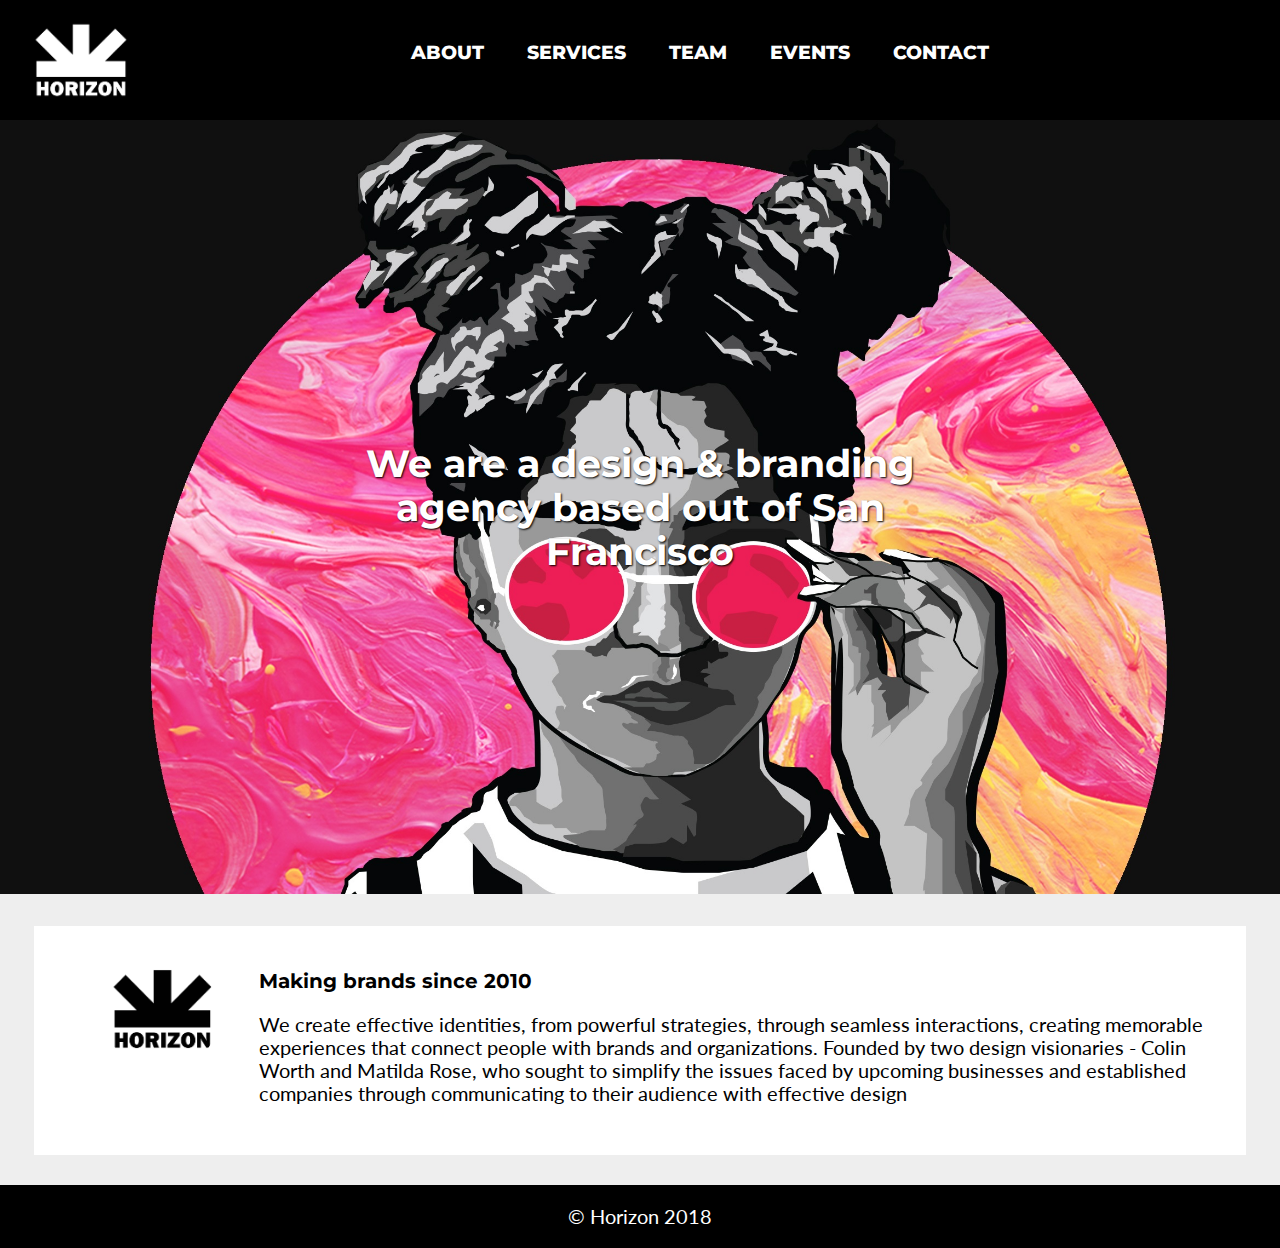
<file: index.html>
<!DOCTYPE html>
<html>
<head>
	<title>Divij's midterm</title>
	<link rel="stylesheet" type="text/css" href="style.css">
	<link rel="stylesheet" type="text/css" href="normalize.css">
	<link href="https://fonts.googleapis.com/css?family=Lato|Montserrat" rel="stylesheet">
	<script src="https://ajax.googleapis.com/ajax/libs/jquery/3.3.1/jquery.min.js"></script>
	
</head>
<body>

	<header>
		
		<nav class="menu">
			<img src="logo.png" class="logo">
			<ul >
				<li><a href="index.html">About</a></li>
				<li><a href="services.html">Services</a></li>
				<li><a href="team.html">Team</a></li>
				<li><a href="events.html">Events</a></li>
				<li><a href="contact.html">Contact</a></li>
			</ul>

		</nav>

</header>

<button onclick="topFunction()" id="backup" title="Go to top">Top</button>

<div class="landing-main">
		<img src="home1.jpg">
		<div class="featuretxt">
			<h2>We are a design & branding agency based out of San Francisco</h2>
		</div>
	</div>

<div class="content">
	<img src="home2.jpg">
	<h1>Making brands since 2010</h1>
	<p>We create effective identities, from powerful strategies, through seamless interactions, creating memorable experiences that connect people with brands and organizations.
	Founded by two design visionaries - Colin Worth and Matilda Rose, who sought to simplify
	the issues faced by upcoming businesses and established companies through communicating
	to their audience with effective design</p>



</div>

<footer>
	<p>&copy; Horizon 2018</p>
</footer>

<script type="text/javascript" src="main.js"></script>
</body>
</html>
</file>
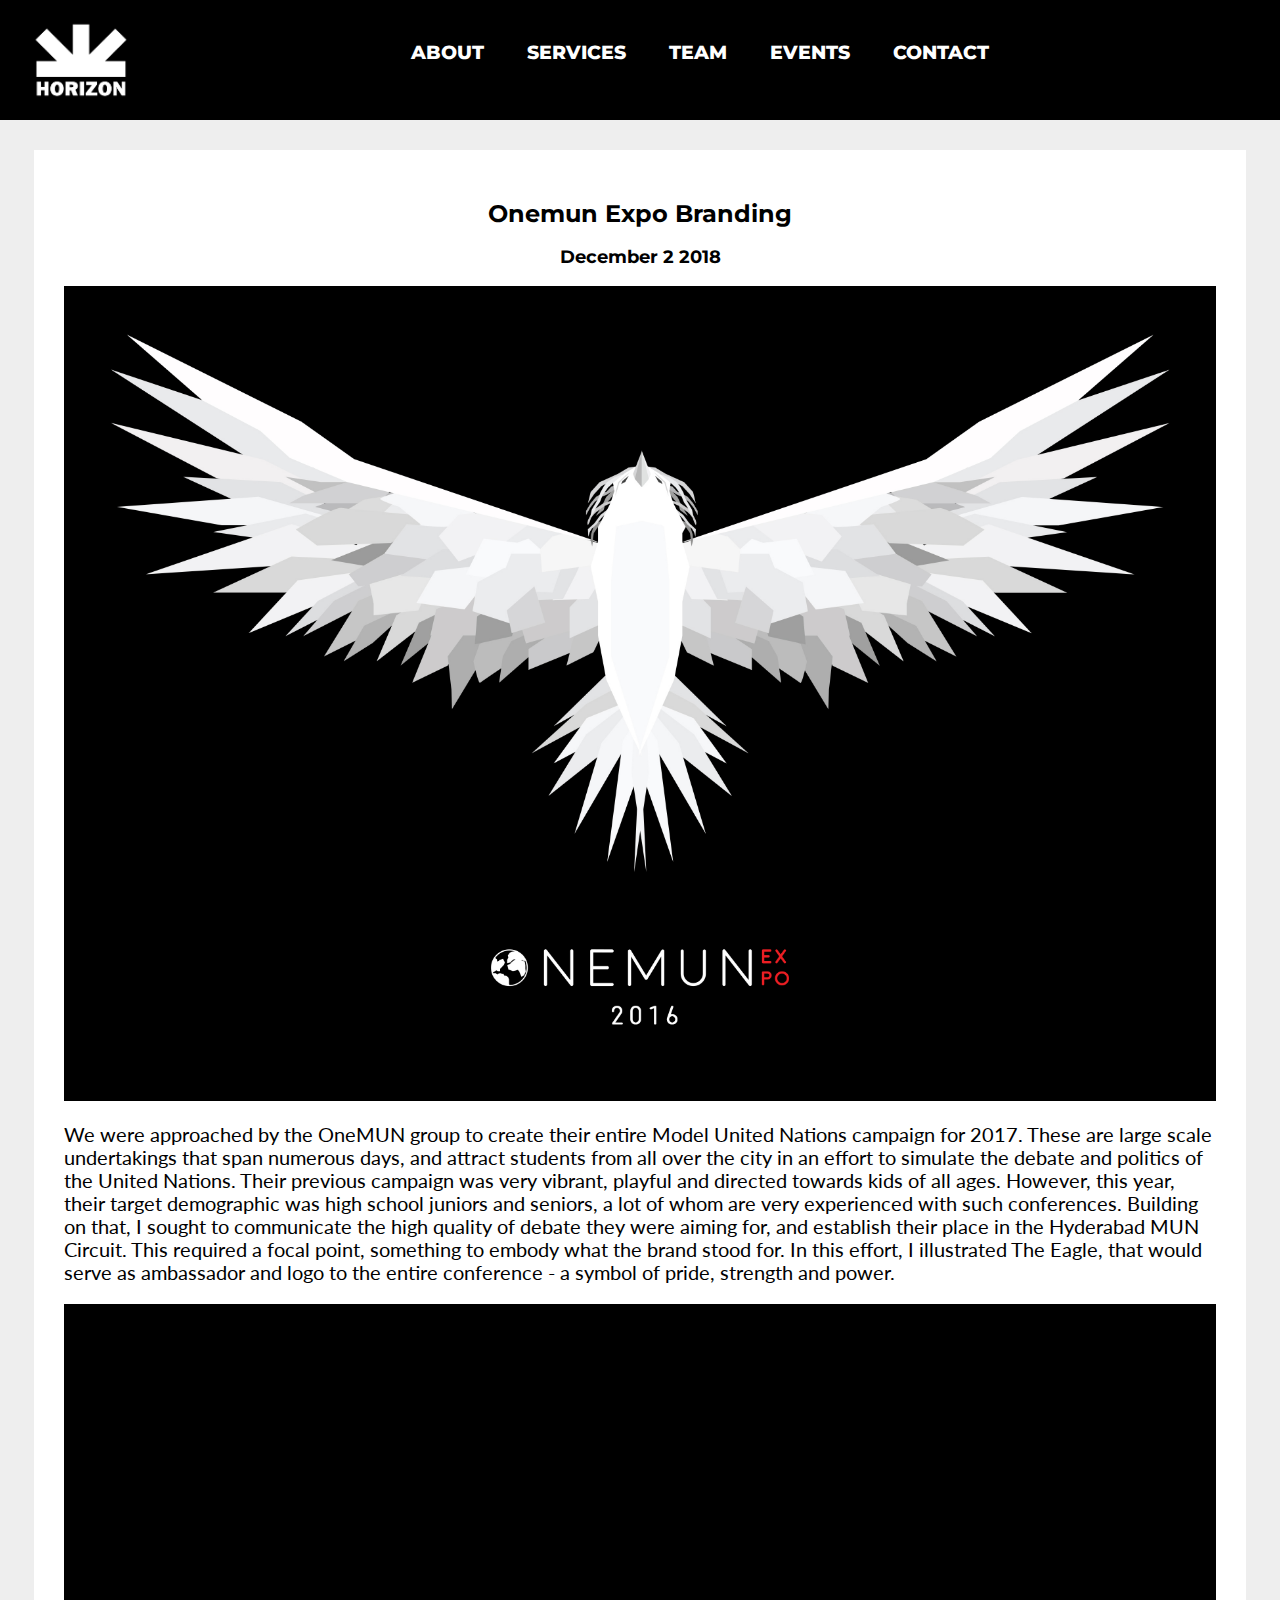
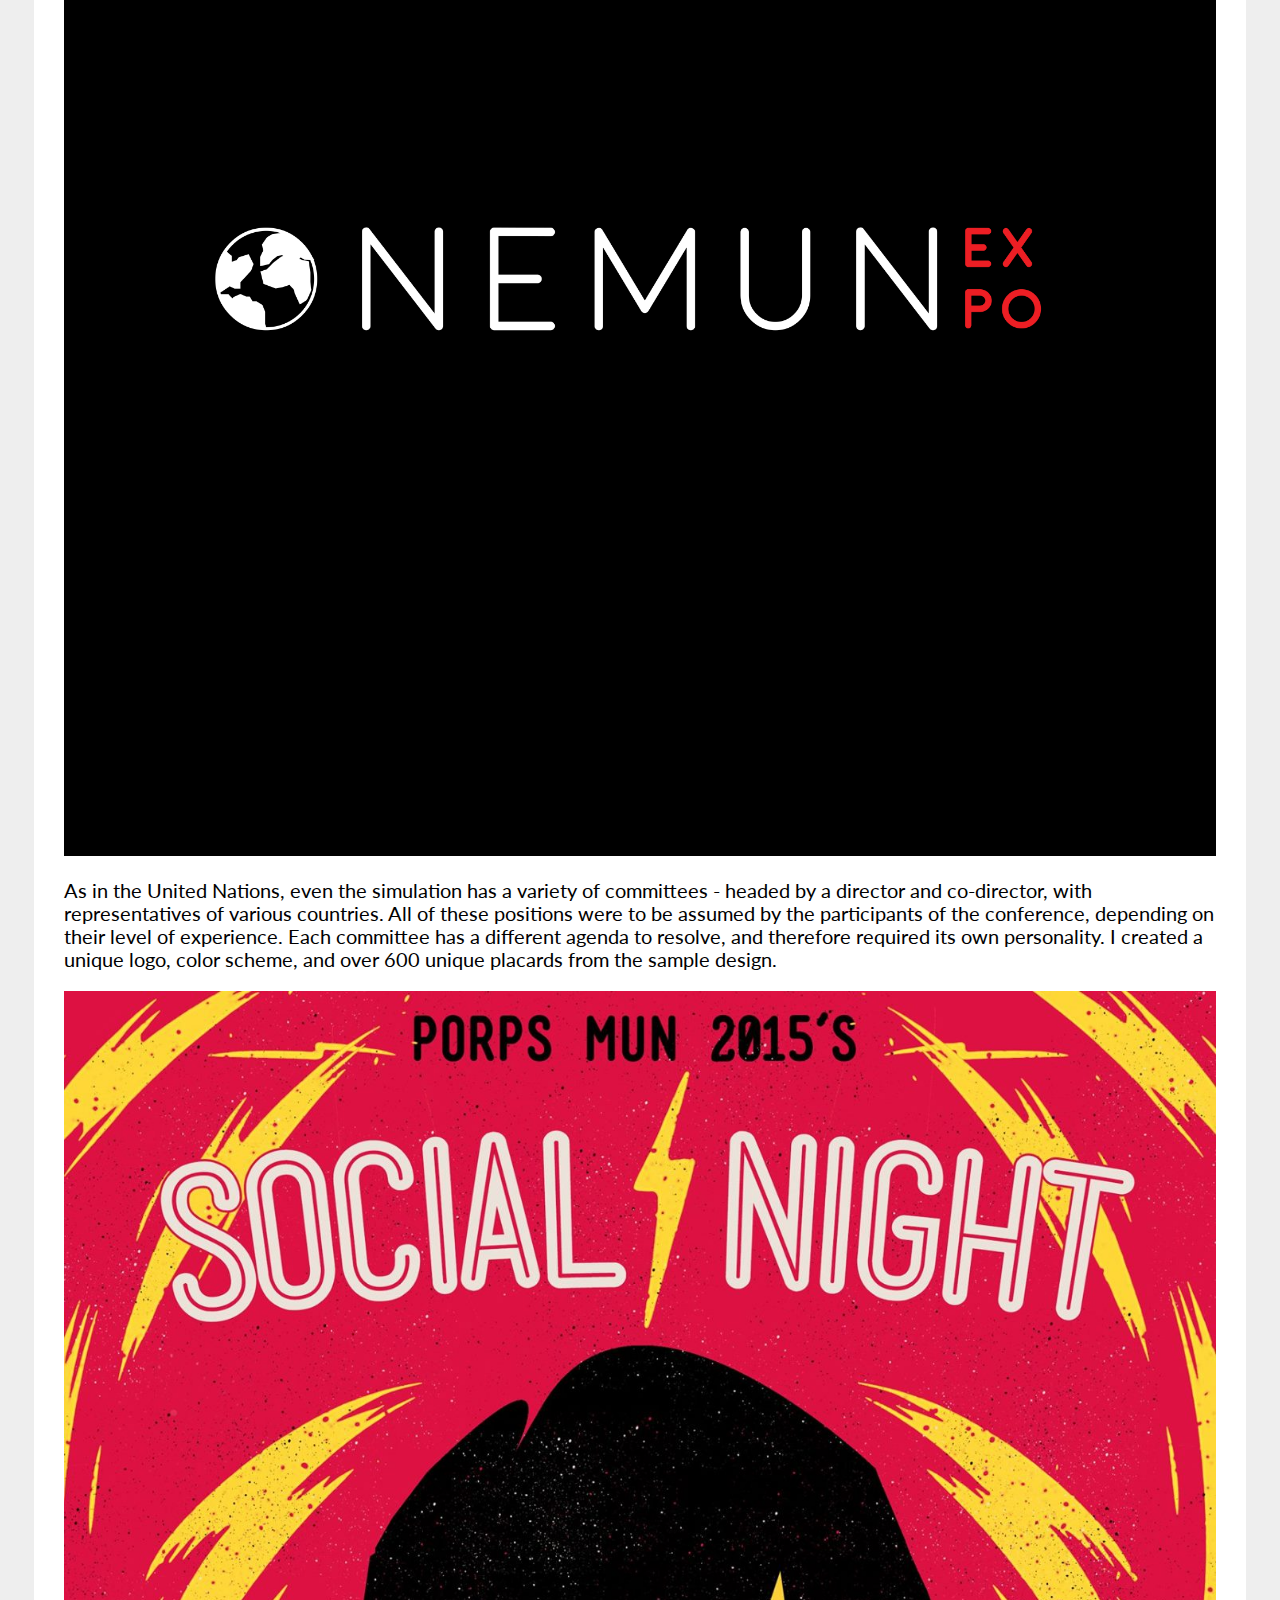
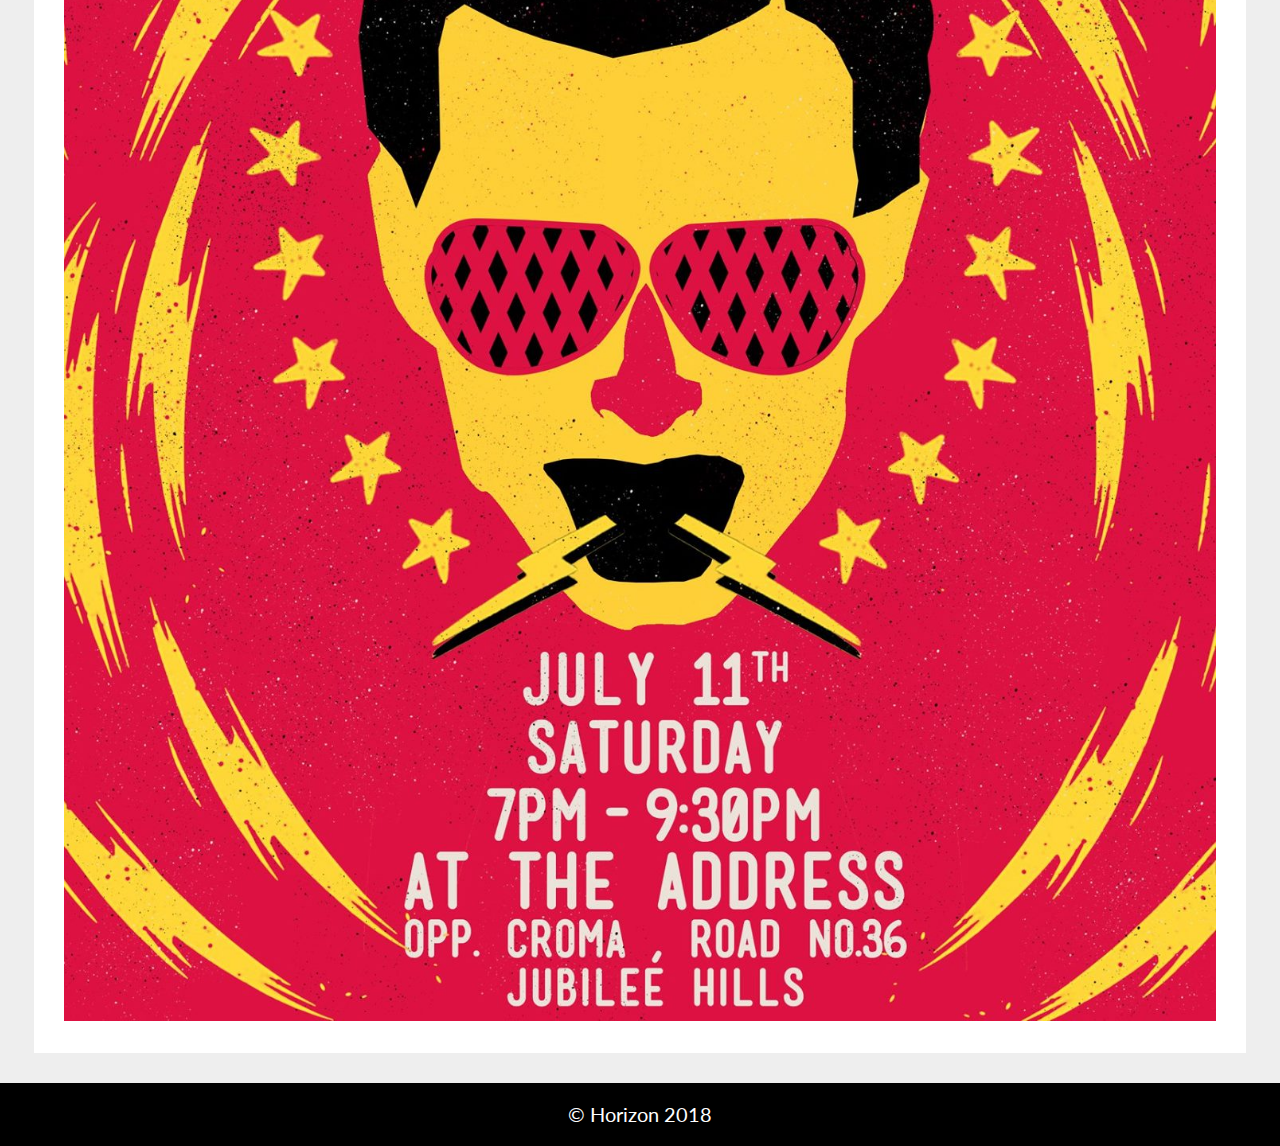
<file: blog1.html>
<!DOCTYPE html>
<html>
<head>
	<title>Divij's midterm</title>
	<link rel="stylesheet" type="text/css" href="style.css">
	<link rel="stylesheet" type="text/css" href="normalize.css">
	<link href="https://fonts.googleapis.com/css?family=Lato|Montserrat" rel="stylesheet">
	<script src="https://ajax.googleapis.com/ajax/libs/jquery/3.3.1/jquery.min.js"></script>
	
</head>
<body>

	<header>
		
		<nav class="menu">
			<img src="logo.png" class="logo">
			<ul >
				<li><a href="index.html">About</a></li>
				<li><a href="services.html">Services</a></li>
				<li><a href="team.html">Team</a></li>
				<li><a href="events.html">Events</a></li>
				<li><a href="contact.html">Contact</a></li>
			</ul>

		</nav>

</header>

<button onclick="topFunction()" id="backup" title="Go to top">Top</button>
<div class="blogtxt1">

	<h2>Onemun Expo Branding</h2>
	<h3>December 2 2018</h3>
	<img src="blog1_1.jpg">
	<p>
		We were approached by the OneMUN group to create their entire Model United Nations campaign for 2017. These are large scale undertakings that span numerous days, and attract students from all over the city in an effort to simulate the debate and politics of the United Nations. Their previous campaign was very vibrant, playful and directed towards kids of all ages. However, this year, their target demographic was high school juniors and seniors, a lot of whom are very experienced with such conferences. Building on that, I sought to communicate the high quality of debate they were aiming for, and establish their place in the Hyderabad MUN Circuit. This required a focal point, something to embody what the brand stood for. In this effort, I illustrated The Eagle, that would serve as ambassador and logo to the entire conference - a symbol of pride, strength and power.</p>
		<img src="blog1_2.jpg">

<p>As in the United Nations, even the simulation has a variety of committees - headed by a director and co-director, with representatives of various countries. All of these positions were to be assumed by the participants of the conference, depending on their level of experience. Each committee has a different agenda to resolve, and therefore required its own personality. I created a unique logo, color scheme, and over 600 unique placards from the sample design.</p>
<img src="blog1_3.jpg">

</div>


<footer>
	<p>&copy; Horizon 2018</p>
</footer>
<script type="text/javascript" src="main.js"></script>
</body>

</html>
</file>
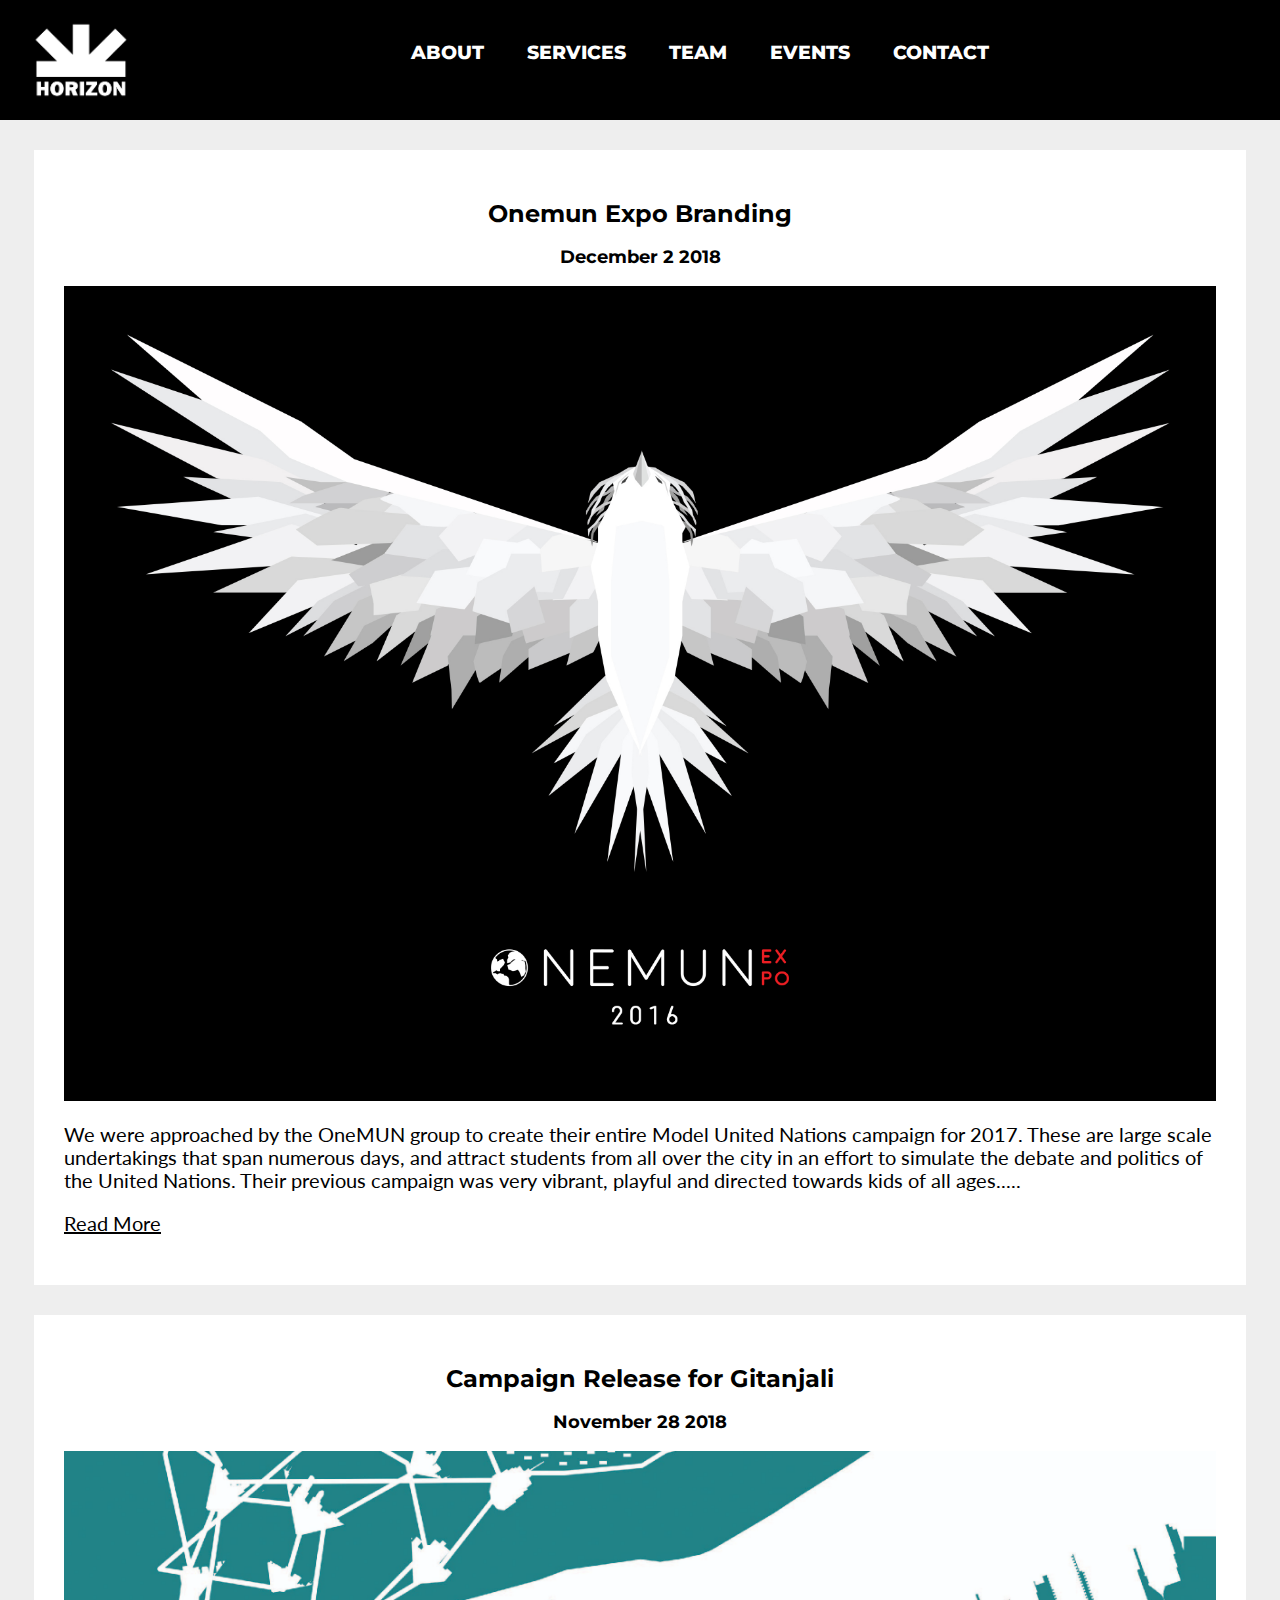
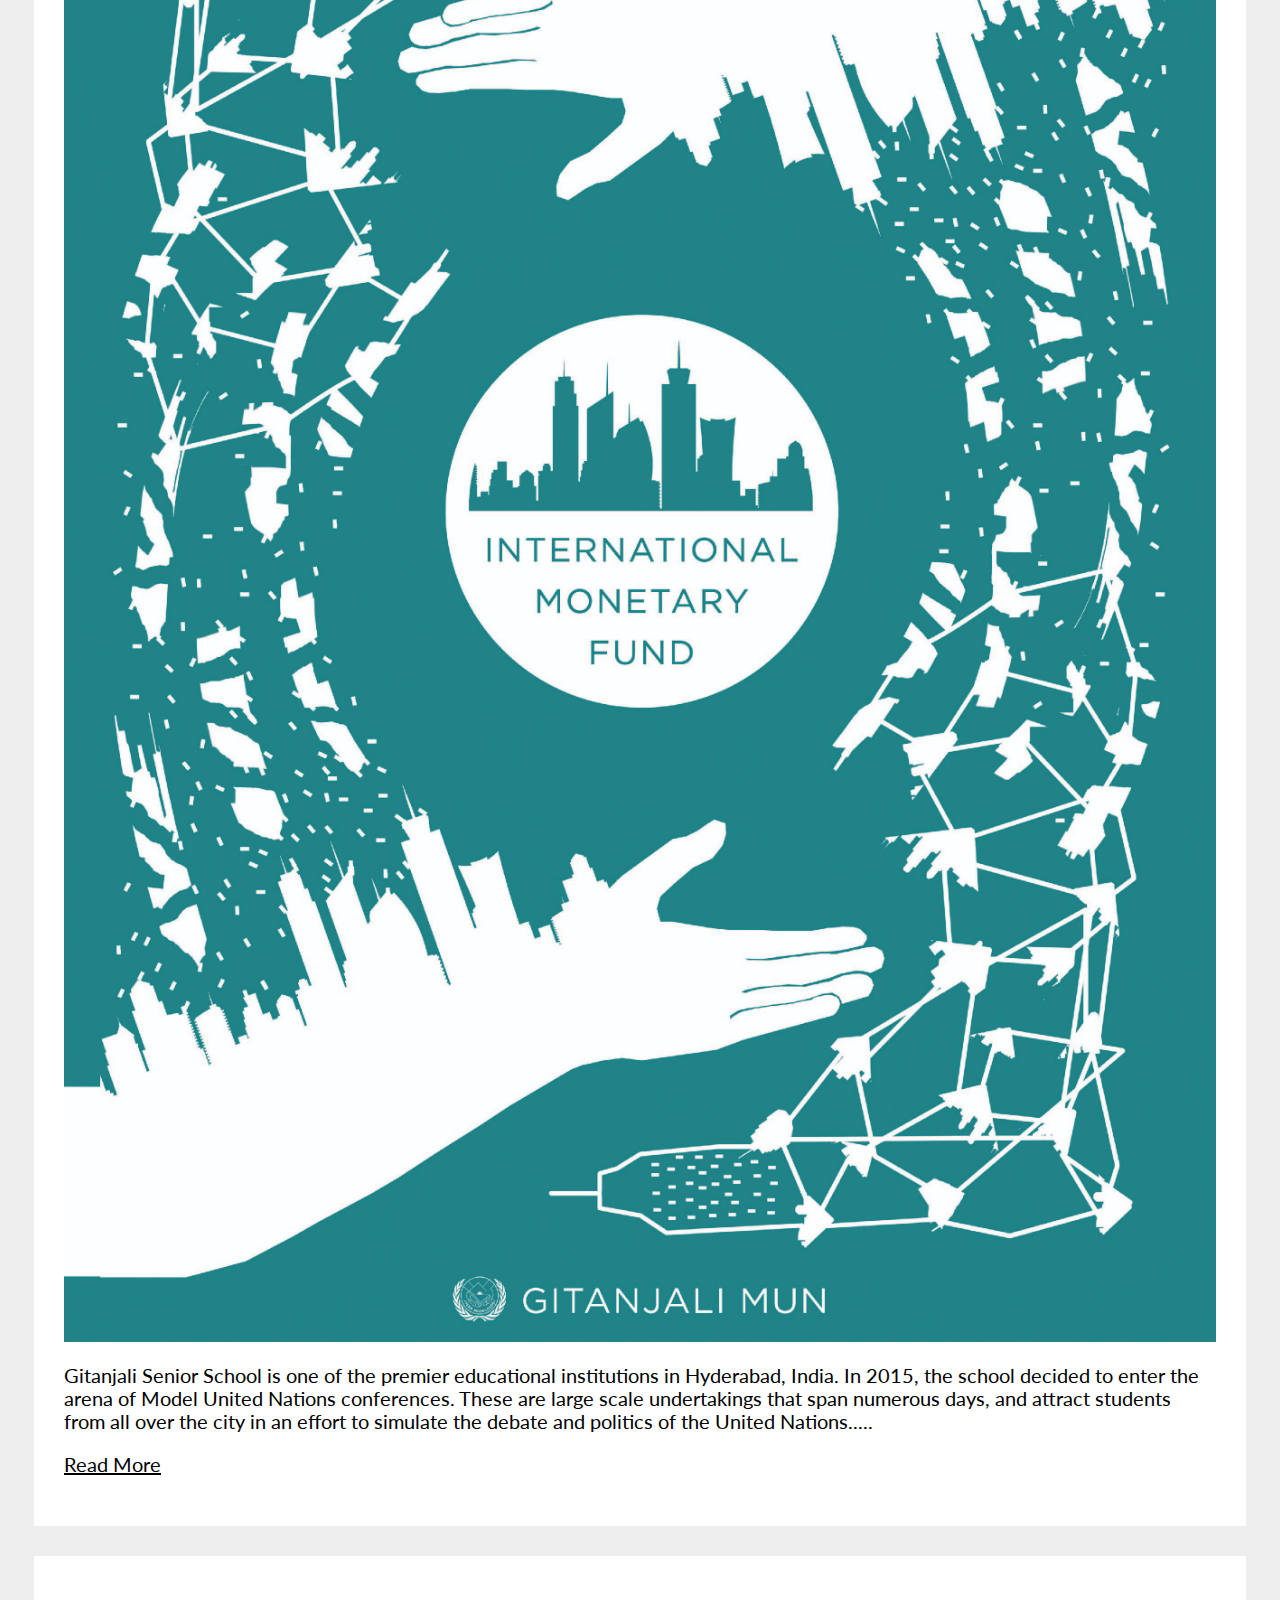
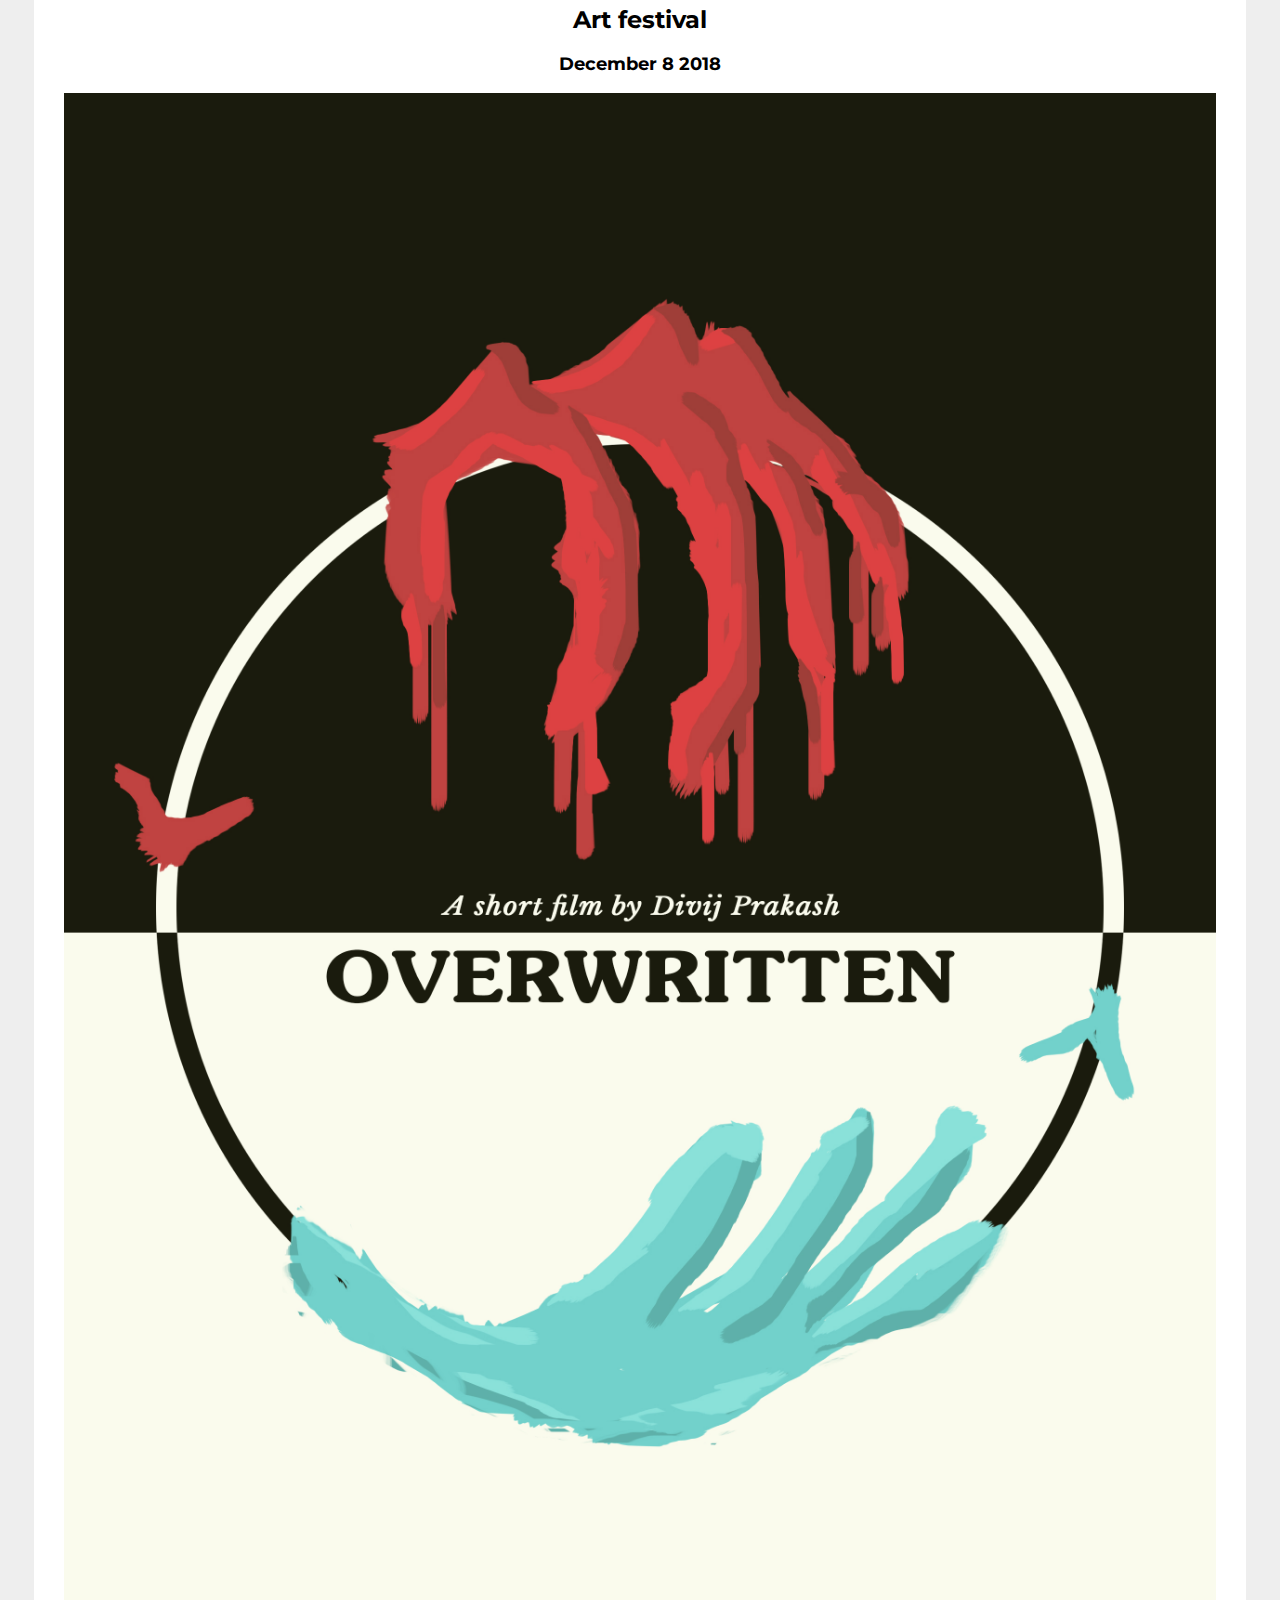
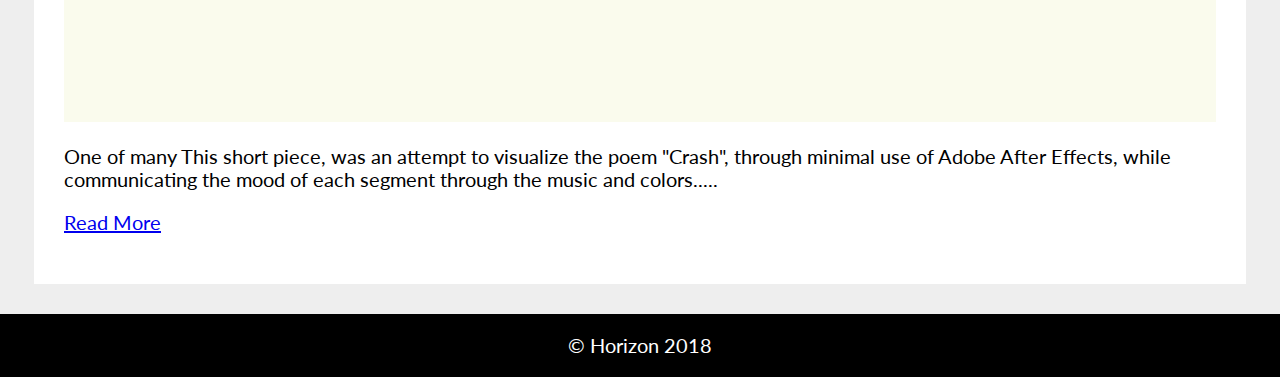
<file: events.html>
<!DOCTYPE html>
<html>
<head>
	<title>Divij's midterm</title>
	<link rel="stylesheet" type="text/css" href="style.css">
	<link rel="stylesheet" type="text/css" href="normalize.css">
	<link href="https://fonts.googleapis.com/css?family=Lato|Montserrat" rel="stylesheet">
	<script src="https://ajax.googleapis.com/ajax/libs/jquery/3.3.1/jquery.min.js"></script>
	
</head>
<body>

	<header>
		
		<nav class="menu">
			<img src="logo.png" class="logo">
			<ul >
				<li><a href="index.html">About</a></li>
				<li><a href="services.html">Services</a></li>
				<li><a href="team.html">Team</a></li>
				<li><a href="events.html">Events</a></li>
				<li><a href="contact.html">Contact</a></li>
			</ul>

		</nav>

</header>

<button onclick="topFunction()" id="backup" title="Go to top">Top</button>


<div class="blogtxt2">

	<h2>Onemun Expo Branding</h2>
	<h3>December 2 2018</h3>
	<img src="blog1_1.jpg">
	<p>We were approached by the OneMUN group to create their entire Model United Nations campaign for 2017. These are large scale undertakings that span numerous days, and attract students from all over the city in an effort to simulate the debate and politics of the United Nations. Their previous campaign was very vibrant, playful and directed towards kids of all ages..... </p>

	<p><a href="blog1.html">Read More</a></p>
</div>

<div class="blogtxt2">

	<h2>Campaign Release for Gitanjali</h2>
	<h3>November 28 2018</h3>
	<img src="blog2_1.jpg">
	<p>Gitanjali Senior School is one of the premier educational institutions in Hyderabad, India. In 2015, the school decided to enter the arena of Model United Nations conferences. These are large scale undertakings that span numerous days, and attract students from all over the city in an effort to simulate the debate and politics of the United Nations.....</p>

	<p><a href="blog2.html">Read More</a></p>

</div>

<div class="blogtxt1">

	<h2>Art festival</h2>
	<h3>December 8 2018</h3>
	<img src="blog3_1.jpg">
	<p>
		One of many This short piece, was an attempt to visualize the poem "Crash", through minimal use of Adobe After Effects, while communicating the mood of each segment through the music and colors.....</p>

<p><a href="blog3.html">Read More</a></p>

</div>


<footer>
	<p>&copy; Horizon 2018</p>
</footer>
<script type="text/javascript" src="main.js"></script>
</body>

</html>
</file>
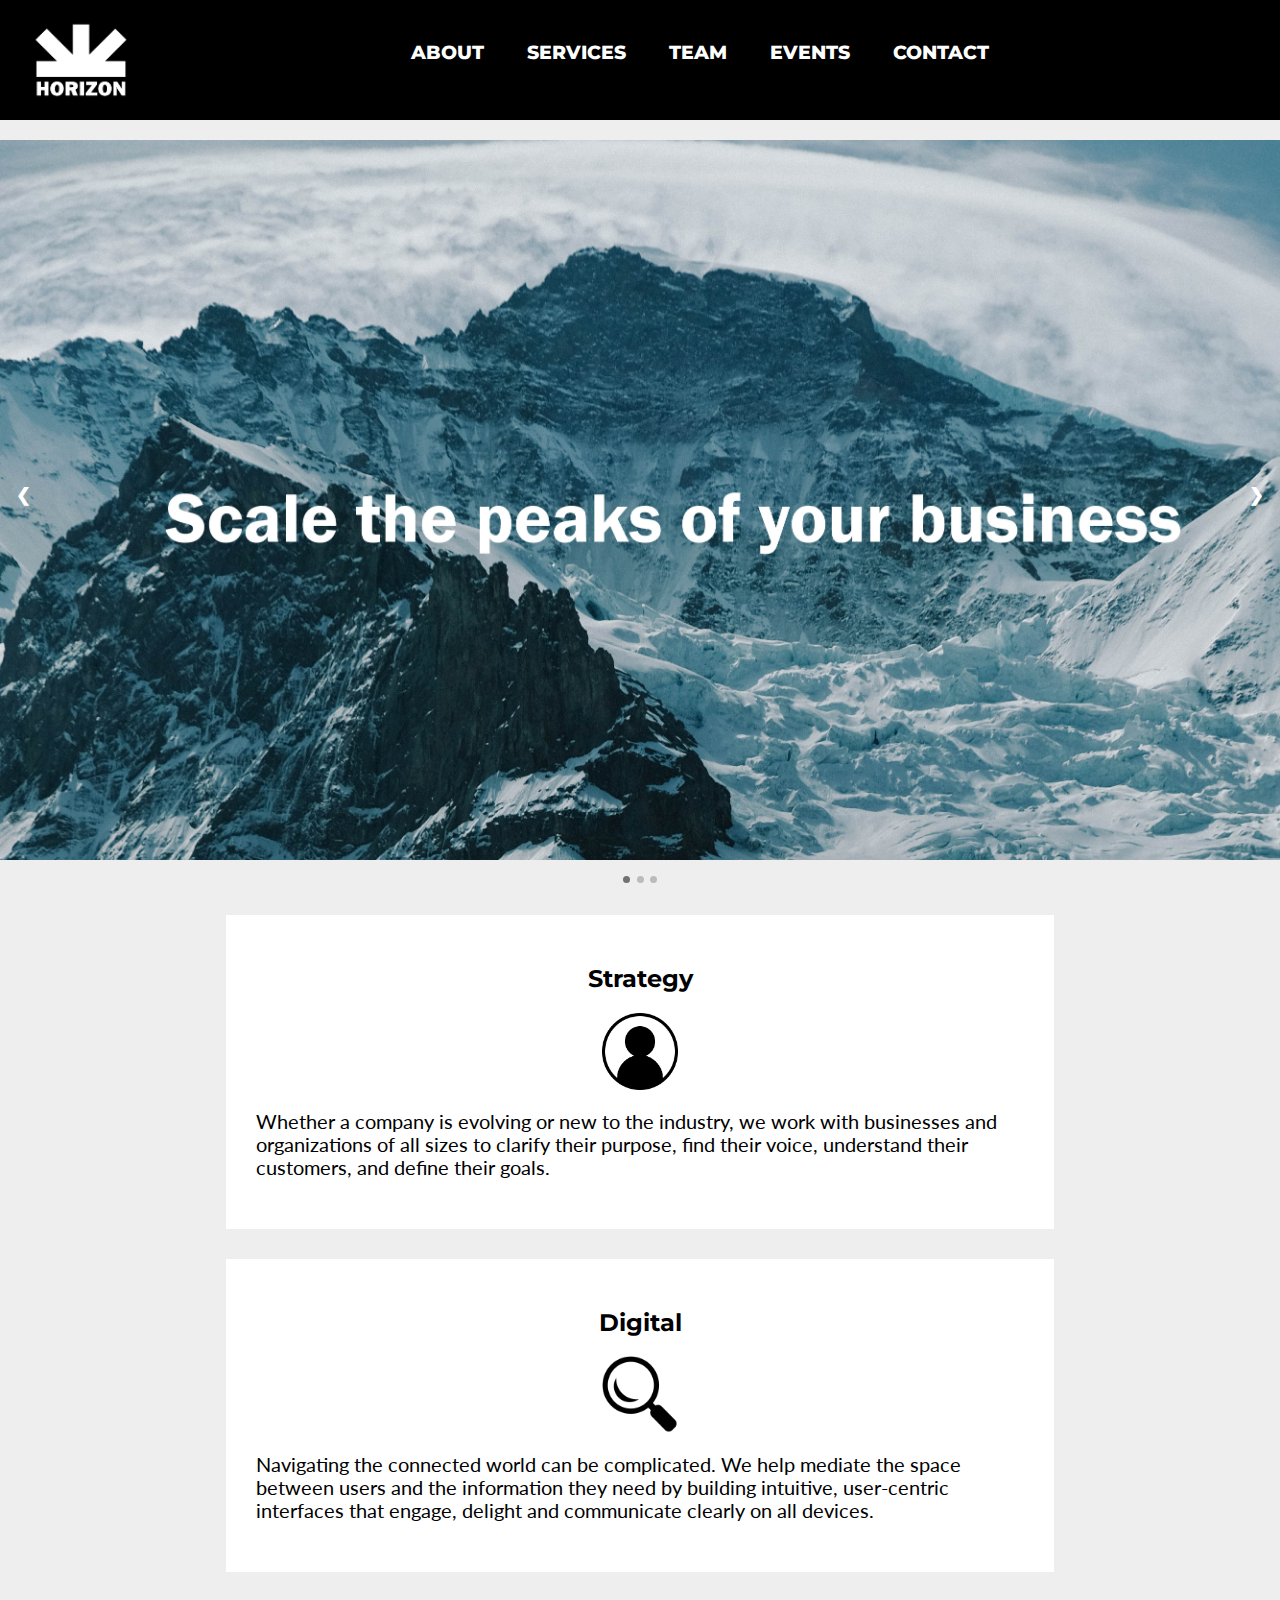
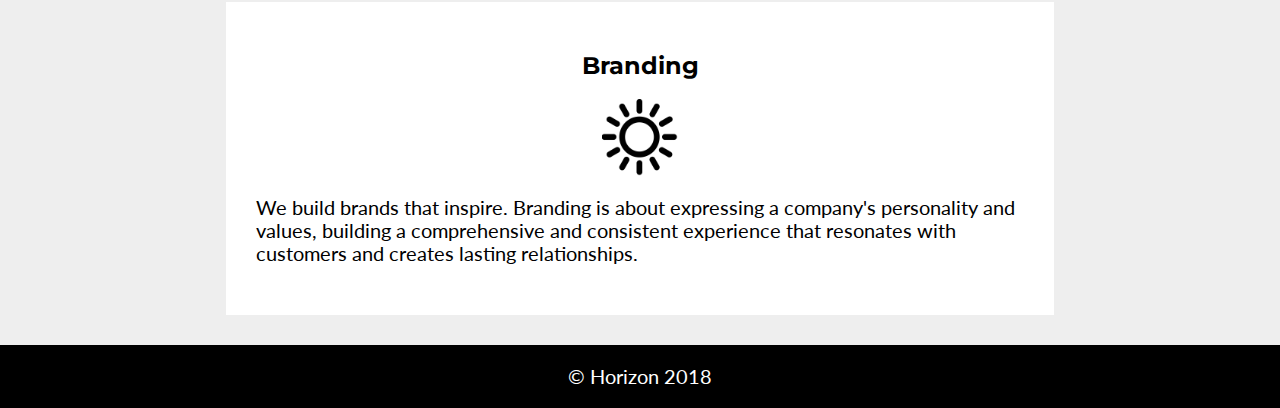
<file: services.html>
<!DOCTYPE html>
<html>
<head>
	<title>Divij's midterm</title>
	<link rel="stylesheet" type="text/css" href="style.css">
	<link rel="stylesheet" type="text/css" href="normalize.css">
	<link href="https://fonts.googleapis.com/css?family=Lato|Montserrat" rel="stylesheet">
	<script src="https://ajax.googleapis.com/ajax/libs/jquery/3.3.1/jquery.min.js"></script>
	
</head>
<body>

	<header>
		
		<nav class="menu">
			<img src="logo.png" class="logo">
			<ul >
				<li><a href="index.html">About</a></li>
				<li><a href="services.html">Services</a></li>
				<li><a href="team.html">Team</a></li>
				<li><a href="events.html">Events</a></li>
				<li><a href="contact.html">Contact</a></li>
			</ul>

		</nav>

</header>

<button onclick="topFunction()" id="backup" title="Go to top">Top</button>

  <!-- Slideshow container -->
        <div class="slideshow-container">

        <!-- Full-width images with number and caption text -->
            <div class="mySlides fade">
                <img src="slide1.jpg" style="width:100%">
                
            </div>

            <div class="mySlides fade">
                <img src="slide2.jpg" style="width:100%">
              
            </div>

            <div class="mySlides fade">
                <img src="slide3.jpg" style="width:100%">
               
            </div>

            <!-- Next and previous buttons -->
            <a class="prev" onclick="plusSlides(-1)">&#10094;</a>
            <a class="next" onclick="plusSlides(1)">&#10095;</a>
        </div>
        <br>

        <!-- The dots/circles -->
        <div style="text-align:center">
            <span class="dot" onclick="currentSlide(1)"></span> 
            <span class="dot" onclick="currentSlide(2)"></span> 
            <span class="dot" onclick="currentSlide(3)"></span> 
        
        </div>
        
        
   


<div class="services">

	<h2>Strategy</h2>
	<img src="services_1.png">
	<p>Whether a company is evolving or new to the industry, we work with businesses and organizations of all sizes to clarify their purpose, find their voice, understand their customers, and define their goals.</p>

</div>

<div class="services">

	<h2>Digital</h2>
	<img src="services_2.png">
	<p>Navigating the connected world can be complicated. We help mediate the space
	between users and the information they need by building intuitive, user-centric
	interfaces that engage, delight and communicate clearly on all devices.</p>
</div>

<div class="services">

	<h2>Branding</h2>

	<img src="services_3.png">
	<p>We build brands that inspire. Branding is about expressing a company's personality and values, building a comprehensive and consistent experience that resonates with customers and creates lasting relationships.</p>

</div>


<footer>
	<p>&copy; Horizon 2018</p>
</footer>
<script type="text/javascript" src="main.js"></script>
</body>

</html>
</file>
<file: style.css>
body {
	background: #eee;
	font-size: 62.5%;
}

header {
	background: black;
	margin: 0px auto;
	height: auto;
	overflow: hidden;
}

.menu {
	display: inline;
	width: 100%;
	height: 100px;
    margin: 0 auto;
}

.menu li {
	display: inline-block;
	vertical-align: top;
	margin-right: 20px;
	height: 80px;
	line-height: 80px;
}

nav {
	font-size: 1.2em;
	margin: 0px auto;
	width: 650px;
	padding: 0px 0px 10px 0px;
	font-family: 'Montserrat', sans-serif;
	font-weight: 800;
	text-align: center;
}


nav li {
	display: inline;
}

nav a:link, nav a:active, nav a:visited {
	color: #fff;
	padding: 5px 10px;
	text-decoration: none;
	text-transform: uppercase;
	font-size: 1.6em;

}

nav a:hover {
	color: #333;
	background: #fff;
	-webkit-animation-name: navfade;
	-webkit-animation-duration: 3s;
}

@keyframes navfade{
	0% {opacity: 0;}
	25% {opacity: 2.5;}
	50% {opacity: 5.0;}
	75% {opacity: 7.5;}
	100% {opacity: 1;}
}



.questions {
	width: 90%;
	margin: 0px auto;
	background-color: white;
	padding: 30px 30px 30px 30px;
	margin-top: 30px;
	text-align: left;
	-webkit-animation-name: fadein;
	-webkit-animation-duration: 5s;
}


.blogtxt1, .blogtxt2 {
	width: 90%;
	margin: 0px auto;
	background-color: white;
	padding: 30px 30px 30px 30px;
	margin-top: 30px;
	text-align: left;
	-webkit-animation-name: fadein;
	-webkit-animation-duration: 5s;
}

.blogtxt1 img{
 width: 100%;
}

.blogtxt1 h2,h3{
 text-align: center;
}

.blogtxt2 h2,h3{
 text-align: center;
}

.blogtxt2 img{
 width: 100%;
}

.blogtxt1, .blogtxt2 a{
	color: black;
}

@keyframes fadein{
	0% {opacity: 0;}
	25% {opacity: 2.5;}
	50% {opacity: 5.0;}
	75% {opacity: 7.5;}
	100% {opacity: 1;}
}

.services {
	width: 60%;
	margin: 0px auto;
	background-color: white;
	padding: 30px 30px 30px 30px;
	margin-top: 30px;
	text-align: left;
	-webkit-animation-name: fadein;
	-webkit-animation-duration: 5s;
}

.services img{
	width: 10%;
	display: block;
	margin: auto;
}

.services h2,h3{
	text-align: center;
}

.team {
	width: 60%;
	margin: 0px auto;
	background-color: white;
	padding: 30px 30px 30px 30px;
	margin-top: 30px;
	text-align: center;
	-webkit-animation-name: fadein;
	-webkit-animation-duration: 5s;
}

.team img{
	width: 30%;
	display: block;
	margin: auto;
	border-radius: 50%;
}

.team h2,h3{
	text-align: center;
}
#backup {
  display: none; 
  position: fixed; 
  bottom: 20px; 
  right: 30px; 
  z-index: 99; 
  border: none; 
  outline: none; 
  background-color: black;
  color: white; 
  cursor: pointer;
  padding: 15px; 
  border-radius: 10px; 
  font-size: 18px; 
}

#backup:hover {
  background-color: #555; 
}

.questions img{
	float: right;
	width: 40%;
	margin: 0px 0px 0px 70px;
}

.questions h1{
	font-size: 3.0em;
	margin-bottom: 50px;

}

.logo {
	display: inline-block;
	float: left;
	vertical-align: top;
    height: 120px;
    width: auto;
 
    margin-left: 20px;

}

.landing-main{
	position: relative;
	text-align: center;
	color: white;
	-webkit-animation-name: loadup;
	-webkit-animation-duration: 5s;
	opacity: 1;
}

@keyframes loadup{
	0% {opacity: 0;}
	25% {opacity: 2.5;}
	50% {opacity: 5.0;}
	75% {opacity: 7.5;}
	100% {opacity: 1;}
}

.landing-main img{
	width: 100%;

}


.featuretxt {
position: absolute;
top: 50%;
left: 50%;
transform: translate(-50%, -50%);
font-size: 1.6em;
text-shadow: 1px 1px 2px black;
}

.content {
	width: 90%;
	margin: 0px auto;
	background-color: white;
	padding: 30px 30px 30px 30px;
	margin-top: 30px;
	text-align: left;
	-webkit-animation-name: fadein;
	-webkit-animation-duration: 5s;
}

.content img{
	width: 10%;
	float: left;
	margin: 0px 40px 40px 40px;
	border-radius: 50%;
}

p {
	font-family: 'Lato', sans-serif;
	font-size: 2.0em;
}

h1, h2 {
	font-family: 'Montserrat', sans-serif;
	font-size: 2.4em;

}

h3 {
	font-family: 'Montserrat', sans-serif;
	font-size: 1.8em;
}
img {
	width: 70%;
}

.language {
	font-size: 2em;

}

.fullname {
	font-size: 2em;	
	
}

input {
	border-radius: 0px;
    border:1px dotted #FFD03C;
}

.submit {
	color:#333;
    font-weight: bold;
    font-variant: small-caps;
    font-size: 2em;
	background-color: white;
    
}
.submit:hover{background-color:#FFD03C;}

#greeting {
	font-size: 2em;
}
select {
  
    padding-left:20px;
 
   
}

/* Slideshow container */
.slideshow-container {
	padding-top: 20px;
  max-width: 1500px;
  position: relative;
  margin: auto;
}

/* Hide the images by default */
.mySlides {
  display: none;
}

/* Next & previous buttons */
.prev, .next {
  cursor: pointer;
  position: absolute;
  top: 50%;
  width: auto;
  margin-top: -22px;
  padding: 16px;
  color: white;
  font-weight: bold;
  font-size: 18px;
  transition: 0.6s ease;
  border-radius: 0 3px 3px 0;
  user-select: none;
}

/* Position the "next button" to the right */
.next {
  right: 0;
  border-radius: 3px 0 0 3px;
}

/* On hover, add a black background color with a little bit see-through */
.prev:hover, .next:hover {
  background-color: rgba(0,0,0,0.8);
}

/* Caption text */
.text {
  color: #f2f2f2;
  font-size: 15px;
  padding: 8px 12px;
  position: absolute;
  bottom: 8px;
  width: 100%;
  text-align: center;
}


/* The dots/bullets/indicators */
.dot {
  cursor: pointer;
  height: 7px;
  width: 7px;
  margin: 0 2px;
  background-color: #bbb;
  border-radius: 50%;
  display: inline-block;
  transition: background-color 0.6s ease;
}

.active, .dot:hover {
  background-color: #717171;
}

/* Fading animation */
.fade {
  -webkit-animation-name: fade;
  -webkit-animation-duration: 0.5s;
  animation-name: fade;
  animation-duration: 0.5s;
}

@-webkit-keyframes fade {
  from {opacity: .4} 
  to {opacity: 1}
}

@keyframes fade {
  from {opacity: .4} 
  to {opacity: 1}
}

footer {
	background: black;
	margin: 0px auto;
	height: auto;
	overflow: hidden;
	text-align: center;
	margin-top: 30px;
	clear: both;
}

footer p {
	color: white;
}
</file>
